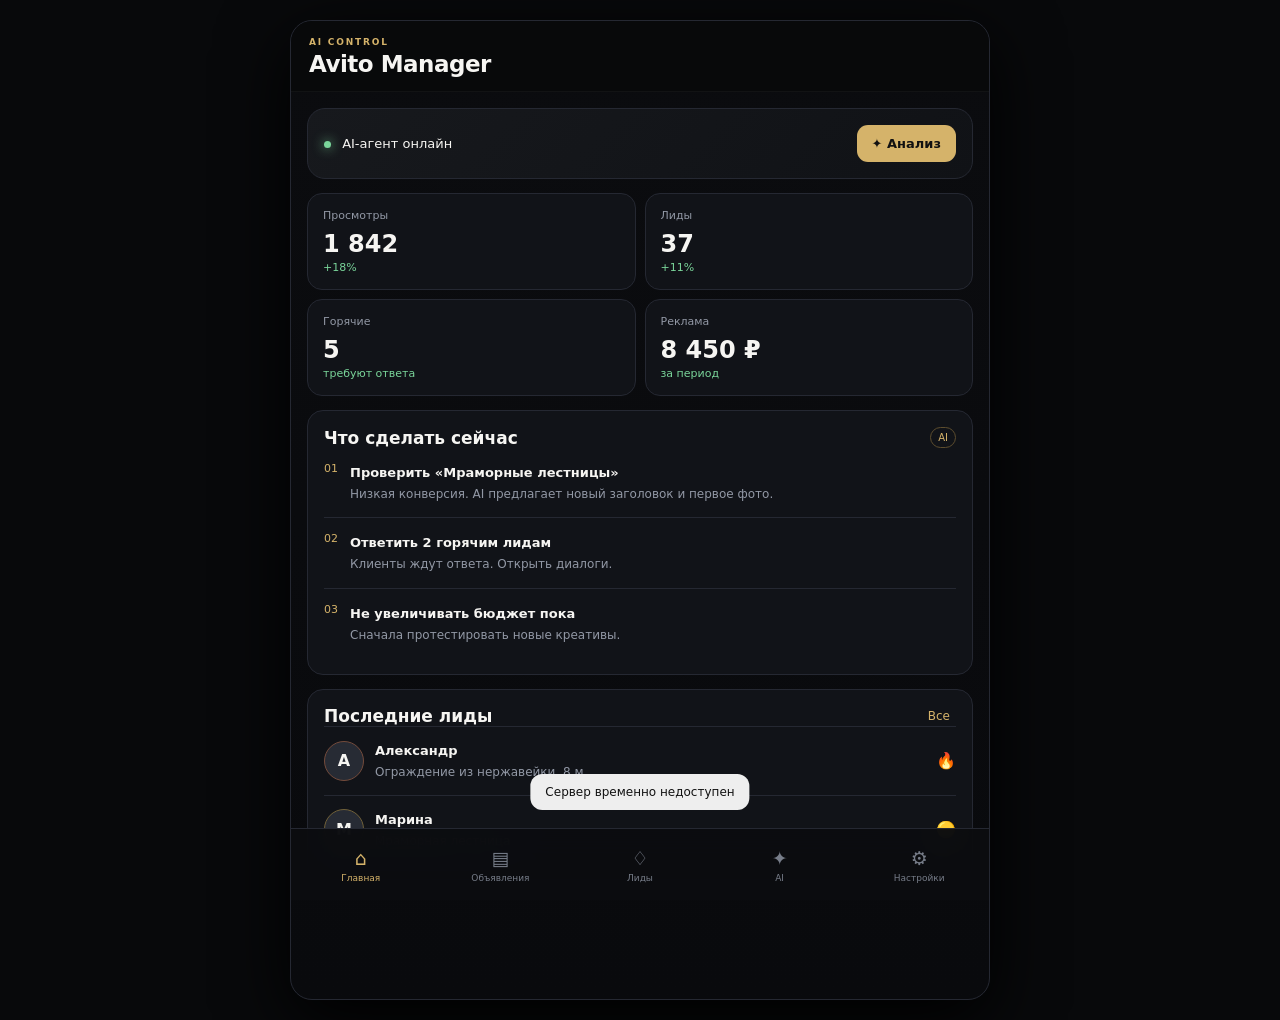
<file: index.html>
<!doctype html><html lang="ru"><head><meta charset="utf-8"><meta name="viewport" content="width=device-width,initial-scale=1,viewport-fit=cover,user-scalable=no"><meta name="theme-color" content="#0b0c0f"><meta name="apple-mobile-web-app-capable" content="yes"><meta name="apple-mobile-web-app-status-bar-style" content="black-translucent"><meta name="apple-mobile-web-app-title" content="Avito AI Manager"><link rel="manifest" href="manifest.webmanifest"><link rel="icon" href="icon.svg"><link rel="stylesheet" href="style.css"><title>Avito AI Manager</title></head><body>
<div class="app-shell">
<header class="topbar"><div><div class="eyebrow">AI CONTROL</div><h1>Avito Manager</h1></div><button id="install" class="icon-btn" hidden>＋</button></header>
<main id="content">
<section id="home" class="screen active"><div class="hero"><div><span class="status-dot"></span> AI-агент онлайн</div><button id="analyze" class="gold-btn">✦ Анализ</button></div>
<div class="kpis"><div><span>Просмотры</span><b>1 842</b><small>+18%</small></div><div><span>Лиды</span><b>37</b><small>+11%</small></div><div><span>Горячие</span><b>5</b><small>требуют ответа</small></div><div><span>Реклама</span><b>8 450 ₽</b><small>за период</small></div></div>
<div class="card"><div class="card-head"><h2>Что сделать сейчас</h2><span>AI</span></div><div id="recommendations"><article><i>01</i><div><b>Проверить «Мраморные лестницы»</b><p>Низкая конверсия. AI предлагает новый заголовок и первое фото.</p></div></article><article><i>02</i><div><b>Ответить 2 горячим лидам</b><p>Клиенты ждут ответа. Открыть диалоги.</p></div></article><article><i>03</i><div><b>Не увеличивать бюджет пока</b><p>Сначала протестировать новые креативы.</p></div></article></div></div>
<div class="card"><div class="card-head"><h2>Последние лиды</h2><button class="link" data-screen="leads">Все</button></div><div class="lead"><span class="avatar hot">А</span><div><b>Александр</b><p>Ограждение из нержавейки, 8 м</p></div><strong>🔥</strong></div><div class="lead"><span class="avatar warm">М</span><div><b>Марина</b><p>Мраморная лестница</p></div><strong>🟡</strong></div></div></section>
<section id="listings" class="screen"><div class="section-title"><div><div class="eyebrow">CONTENT</div><h2>Объявления</h2></div><button class="gold-btn">＋</button></div><div id="listing-list"></div></section>
<section id="leads" class="screen"><div class="section-title"><div><div class="eyebrow">CRM</div><h2>Лиды</h2></div></div><div class="filters"><button class="filter active">Все</button><button class="filter">🔥 Горячие</button><button class="filter">🟡 Тёплые</button></div><div class="card"><div class="lead"><span class="avatar hot">А</span><div><b>Александр</b><p>«Сколько будет стоить ограждение?»</p><small>5 мин назад</small></div><button class="round">›</button></div><div class="lead"><span class="avatar hot">И</span><div><b>Игорь</b><p>«Есть проект лестницы, отправлю?»</p><small>21 мин назад</small></div><button class="round">›</button></div><div class="lead"><span class="avatar warm">М</span><div><b>Марина</b><p>«Нужна мраморная лестница в доме»</p><small>1 ч назад</small></div><button class="round">›</button></div></div></section>
<section id="ai" class="screen"><div class="section-title"><div><div class="eyebrow">AI CENTER</div><h2>AI-агент</h2></div></div><div class="ai-hero"><div class="orb">✦</div><h3>Ваш маркетолог в телефоне</h3><p>Анализирует объявления, лиды и рекламу и предлагает следующие действия.</p><button id="runAgent" class="gold-btn wide">Запустить анализ</button></div><div class="card"><h3>Черновик ответа клиенту</h3><textarea id="clientMsg" placeholder="Вставьте сообщение клиента…"></textarea><button id="reply" class="dark-btn wide">Сгенерировать ответ</button><div id="replyOut" class="reply"></div></div></section>
<section id="settings" class="screen"><div class="section-title"><div><div class="eyebrow">SYSTEM</div><h2>Настройки</h2></div></div><div class="card settings"><div><b>Avito</b><span id="avitoStatus">Не подключён</span></div><div><b>Уведомления</b><span>Включены</span></div><div><b>Автоматические действия</b><span>Только после подтверждения</span></div><button id="connect" class="gold-btn wide">Подключить Avito</button></div></section>
</main>
<nav class="bottom-nav"><button class="nav active" data-screen="home">⌂<span>Главная</span></button><button class="nav" data-screen="listings">▤<span>Объявления</span></button><button class="nav" data-screen="leads">♢<span>Лиды</span></button><button class="nav" data-screen="ai">✦<span>AI</span></button><button class="nav" data-screen="settings">⚙<span>Настройки</span></button></nav>
</div><div id="toast" class="toast"></div><script src="app.js"></script></body></html>
</file>
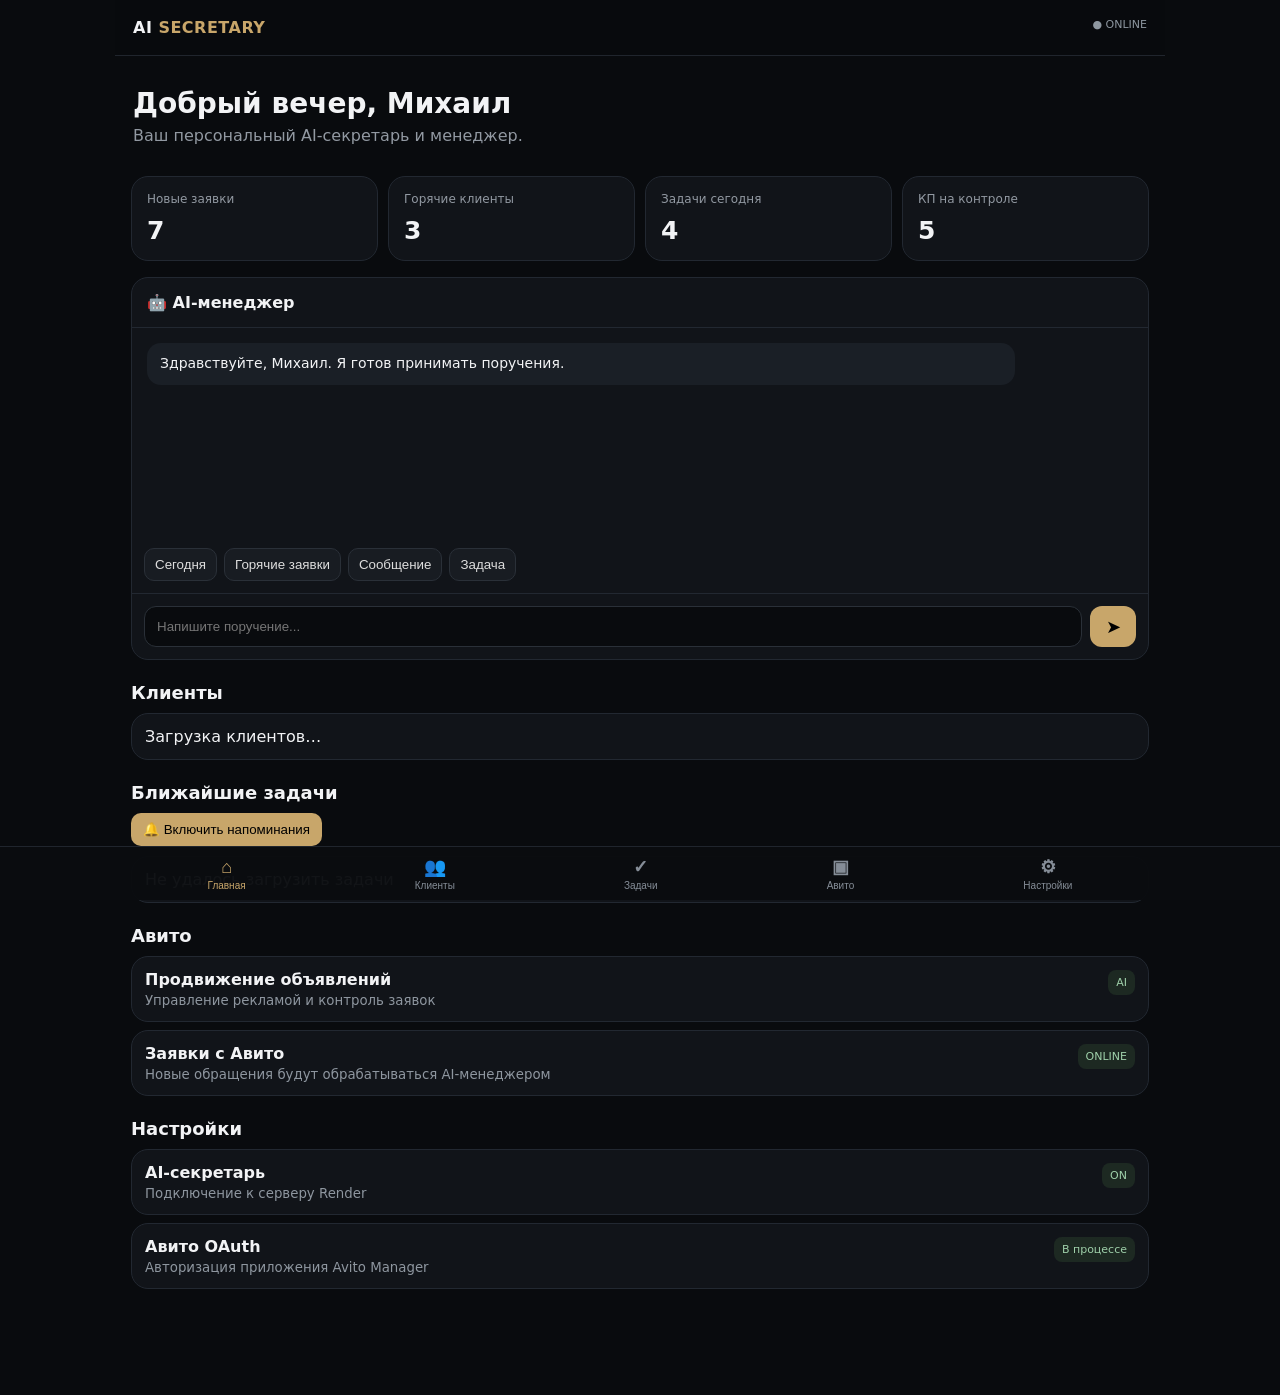
<file: secretary-v2.html>
<!doctype html><html lang="ru"><head><meta charset="utf-8"><meta name="viewport" content="width=device-width,initial-scale=1"><meta http-equiv="Cache-Control" content="no-cache,no-store,must-revalidate"><title>AI Secretary</title><style>body{margin:0;background:#090b0e;color:#fff;font-family:system-ui;text-align:center;padding-top:40vh}a{color:#c8a66a}</style></head><body><div>Загрузка AI-секретаря…</div><script>location.replace('secretary.html?v=20261003#'+(location.hash||'#top').replace('#',''))</script></body></html>
</file>
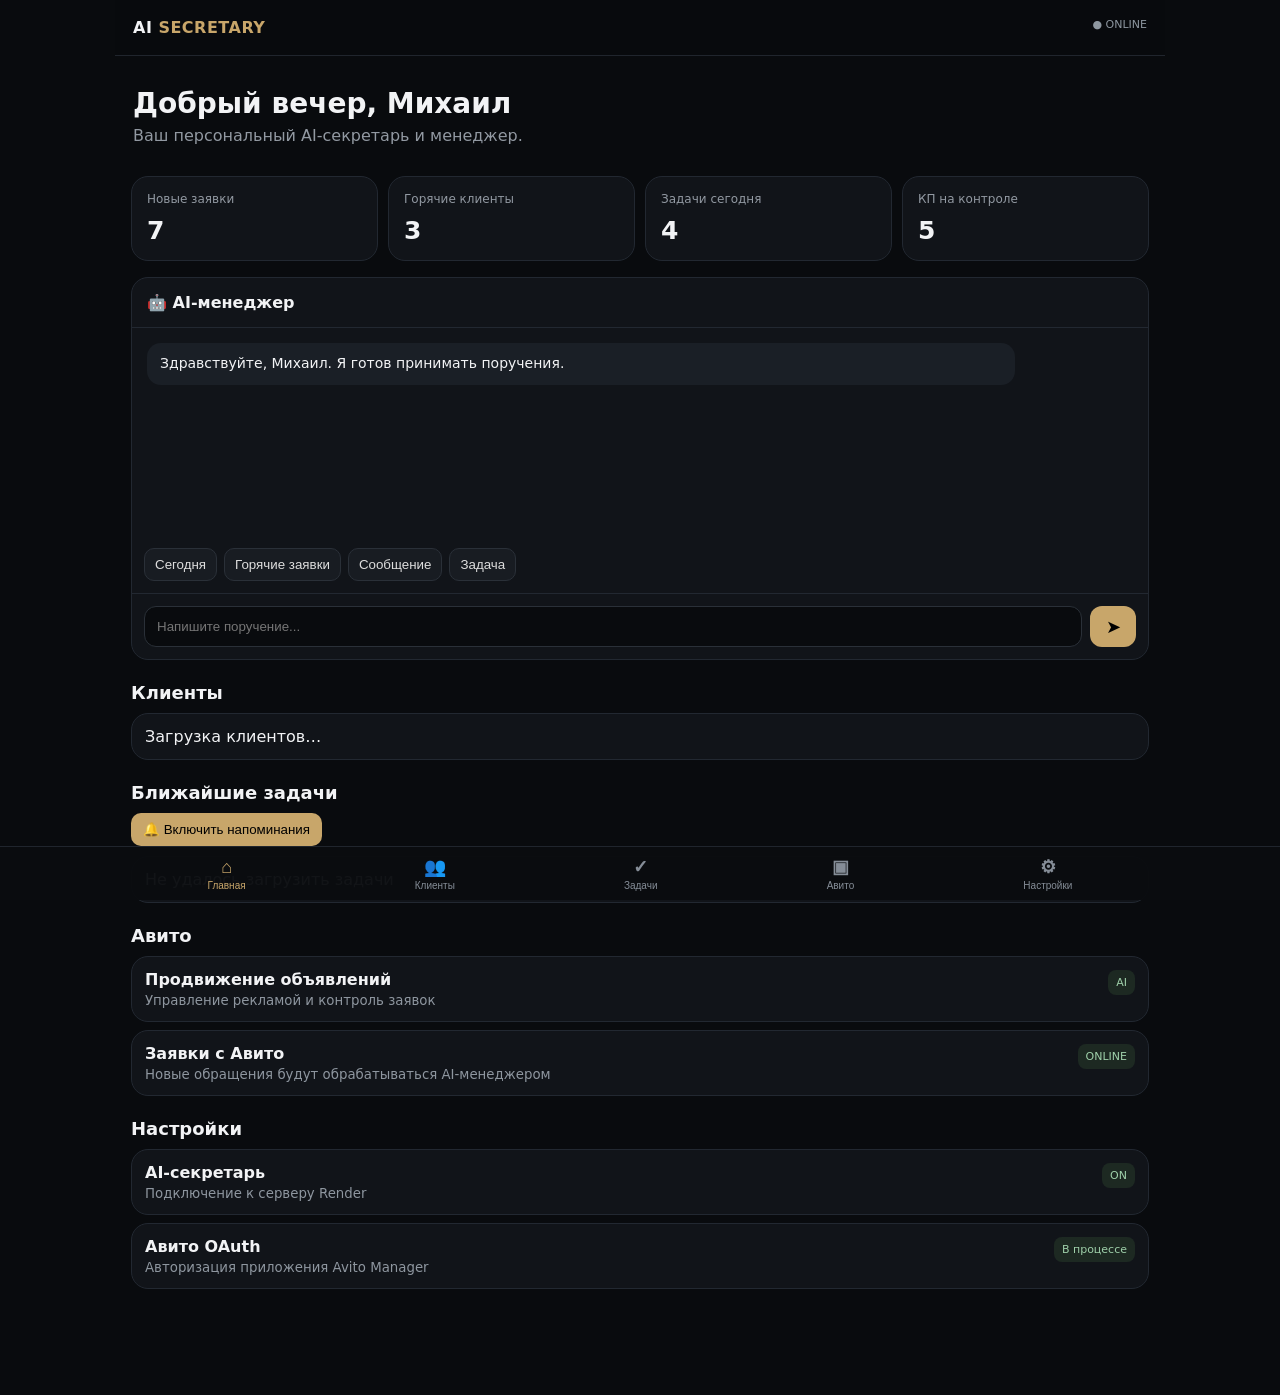
<file: secretary.html>
<!doctype html>
<html lang="ru">
<head>
<meta charset="utf-8">
<meta name="viewport" content="width=device-width,initial-scale=1">
<meta name="theme-color" content="#090b0e">
<title>AI Secretary</title>
<style>
*{box-sizing:border-box}body{margin:0;background:#090b0e;color:#f2f3f5;font-family:system-ui,-apple-system,Segoe UI,sans-serif}.app{max-width:1050px;margin:auto;padding-bottom:90px}
header{position:sticky;top:0;z-index:5;padding:18px;background:#090b0eee;backdrop-filter:blur(14px);display:flex;justify-content:space-between;border-bottom:1px solid #20252d}.brand{font-weight:800;letter-spacing:.5px}.brand i{font-style:normal;color:#c8a66a}.online{font-size:11px;color:#8d969f}
main{padding:16px}.hero{padding:15px 2px}.hero h1{margin:0 0 6px;font-size:28px}.hero p{margin:0;color:#9299a2}.grid{display:grid;grid-template-columns:repeat(4,1fr);gap:10px;margin:16px 0}.card,.chat,.row{background:#111419;border:1px solid #222831;border-radius:17px}.card{padding:15px}.label{font-size:12px;color:#9299a2}.num{font-size:25px;font-weight:800;margin-top:10px}
.chat{overflow:hidden;margin-top:12px}.chathead{padding:15px;border-bottom:1px solid #222831;font-weight:700}.messages{min-height:220px;padding:15px;display:flex;flex-direction:column;gap:10px}.msg{padding:11px 13px;border-radius:14px;max-width:88%;font-size:14px;line-height:1.4}.ai{background:#1a1f26}.me{align-self:flex-end;background:#c8a66a;color:#101010}.quick{display:flex;gap:7px;overflow:auto;padding:0 12px 12px}.quick button{white-space:nowrap;background:#181c22;color:#ddd;border:1px solid #2a3038;border-radius:10px;padding:8px 10px}.input{display:flex;gap:8px;padding:12px;border-top:1px solid #222831}.input input{min-width:0;flex:1;background:#090b0e;color:#fff;border:1px solid #2a3038;border-radius:12px;padding:12px;outline:none}.input button{border:0;background:#c8a66a;border-radius:12px;width:46px;font-size:18px}.section{margin-top:22px}.section h2{font-size:18px;margin:0 0 10px}.rows{display:grid;gap:8px}.row{padding:13px;display:flex;justify-content:space-between}.row small{display:block;color:#8e969f;margin-top:4px}.badge{font-size:11px;background:#1d2922;color:#9fd0aa;padding:6px 8px;border-radius:8px;height:max-content}
nav{position:fixed;bottom:0;left:0;right:0;background:#0b0d10f7;border-top:1px solid #20252d;z-index:10}.nav{max-width:1050px;margin:auto;display:flex;justify-content:space-around;padding:8px}.nav button,.nav a{background:none;border:0;color:#858d97;font-size:10px;text-decoration:none;text-align:center}.nav button b,.nav a b{display:block;font-size:18px;margin-bottom:2px}.nav button.active,.nav a.active{color:#c8a66a}

@media(max-width:650px){.grid{grid-template-columns:repeat(2,1fr)}.hero h1{font-size:26px}}
</style>
</head>
<body><div class="app">
<header><div class="brand">AI <i>SECRETARY</i></div><div class="online">● ONLINE</div></header>
<main><div class="hero"><h1>Добрый вечер, Михаил</h1><p>Ваш персональный AI-секретарь и менеджер.</p></div>
<div class="grid"><div class="card"><div class="label">Новые заявки</div><div class="num">7</div></div><div class="card"><div class="label">Горячие клиенты</div><div class="num">3</div></div><div class="card"><div class="label">Задачи сегодня</div><div class="num">4</div></div><div class="card"><div class="label">КП на контроле</div><div class="num">5</div></div></div>
<div class="chat"><div class="chathead">🤖 AI-менеджер</div><div class="messages" id="messages"><div class="msg ai">Здравствуйте, Михаил. Я готов принимать поручения.</div></div>
<div class="quick"><button onclick="ask('Что у меня сегодня?')">Сегодня</button><button onclick="ask('Покажи горячие заявки')">Горячие заявки</button><button onclick="ask('Подготовь сообщение клиенту')">Сообщение</button><button onclick="ask('Создай задачу')">Задача</button></div>
<div class="input"><input id="inp" placeholder="Напишите поручение..."><button onclick="send()">➤</button></div></div>
<div class="section" id="clientsSection"><h2>Клиенты</h2><div class="rows" id="clients"><div class="row"><div>Загрузка клиентов…</div></div></div></div>
<div class="section" id="tasksSection"><h2>Ближайшие задачи</h2><button onclick="enableReminders()" style="margin:0 0 10px;background:#c8a66a;border:0;border-radius:10px;padding:9px 12px">🔔 Включить напоминания</button><div class="rows" id="tasks"><div class="row"><div>Загрузка задач…</div></div></div></div>
<div class="section" id="avitoSection"><h2>Авито</h2><div class="rows">
<div class="row"><div><b>Продвижение объявлений</b><small>Управление рекламой и контроль заявок</small></div><span class="badge">AI</span></div>
<div class="row"><div><b>Заявки с Авито</b><small>Новые обращения будут обрабатываться AI-менеджером</small></div><span class="badge">ONLINE</span></div>
</div></div>
<div class="section" id="settingsSection"><h2>Настройки</h2><div class="rows">
<div class="row"><div><b>AI-секретарь</b><small>Подключение к серверу Render</small></div><span class="badge">ON</span></div>
<div class="row"><div><b>Авито OAuth</b><small>Авторизация приложения Avito Manager</small></div><span class="badge">В процессе</span></div>
</div></div>
</main></div><nav><div class="nav">
<button class="active" onclick="showPage('home',this)"><b>⌂</b>Главная</button>
<button onclick="showPage('clients',this)"><b>👥</b>Клиенты</button>
<button onclick="showPage('tasks',this)"><b>✓</b>Задачи</button>
<button onclick="showPage('avito',this)"><b>▣</b>Авито</button>
<button onclick="showPage('settings',this)"><b>⚙</b>Настройки</button>
</div></nav>
<script>
const box=document.getElementById('messages'),inp=document.getElementById('inp');
let history=[];
function add(t,c){const d=document.createElement('div');d.className='msg '+c;d.textContent=t;box.appendChild(d);box.scrollTop=box.scrollHeight}
function ask(t){inp.value=t;send()}
async function send(){
 const t=inp.value.trim(); if(!t)return;
 add(t,'me'); inp.value='';
 const typing=document.createElement('div'); typing.className='msg ai'; typing.textContent='Печатает…'; box.appendChild(typing);
 try{
   const r=await fetch('https://avito-manager-server.onrender.com/api/secretary/chat',{
     method:'POST',headers:{'Content-Type':'application/json'},
     body:JSON.stringify({message:t,history})
   });
   const data=await r.json(); typing.remove();
   const answer=data.answer||data.error||'Не удалось получить ответ.';
   add(answer,'ai');
   if(data.type==='task' && data.task){
     renderTasks([data.task]);
     await loadTasks();
   }
   history.push({role:'user',content:t},{role:'assistant',content:answer});
   if(history.length>24) history=history.slice(-24);
 }catch(e){typing.remove();add('Не удалось связаться с сервером. Проверь, что сервер запущен на Render.','ai')}
}
inp.addEventListener('keydown',e=>{if(e.key==='Enter')send()});
function renderTasks(tasks){
 const el=document.getElementById('tasks');
 if(!tasks||!tasks.length){
   el.innerHTML='<div class="row"><div>Задач пока нет</div></div>';
   return;
 }
 el.innerHTML=tasks.slice(-8).reverse().map(t=>{
   const when=[t.dueDate,t.dueTime].filter(Boolean).join(' · ');
   return '<div class="row"><div>'+escapeHtml(t.title)+'<small>'+escapeHtml(when||'Без срока')+'</small></div><span class="badge">'+escapeHtml(t.priority||'задача')+'</span></div>';
 }).join('');
}
async function loadTasks(){
 try{
  const r=await fetch('https://avito-manager-server.onrender.com/api/secretary/tasks?ts='+Date.now(),{cache:'no-store'});
  const d=await r.json();
  renderTasks(d.tasks||[]);
 }catch(e){
  document.getElementById('tasks').innerHTML='<div class="row"><div>Не удалось загрузить задачи</div></div>';
 }
}
function escapeHtml(s){return String(s).replace(/[&<>'"]/g,c=>({'&':'&amp;','<':'&lt;','>':'&gt;',"'":'&#39;','\\"':'&quot;'}[c]));}
loadTasks();
let reminderTimer=null;
const remindedTasks=new Set(JSON.parse(localStorage.getItem('remindedTasks')||'[]'));

async function enableReminders(){
  if(!('Notification' in window)){ alert('Этот браузер не поддерживает уведомления.'); return; }
  const permission=await Notification.requestPermission();
  if(permission==='granted'){
    alert('Напоминания включены. Страница будет проверять задачи каждую минуту.');
    checkReminders();
    if(!reminderTimer) reminderTimer=setInterval(checkReminders,60000);
  }else{
    alert('Уведомления не разрешены в браузере.');
  }
}
async function checkReminders(){
  try{
    const r=await fetch('https://avito-manager-server.onrender.com/api/secretary/tasks?ts='+Date.now(),{cache:'no-store'});
    const d=await r.json();
    const now=new Date();
    (d.tasks||[]).forEach(t=>{
      if(t.status==='done'||!t.dueDate||!t.dueTime||remindedTasks.has(String(t.id))) return;
      const due=new Date(t.dueDate+'T'+t.dueTime+':00');
      if(now>=due){
        if(Notification.permission==='granted'){
          new Notification('AI-секретарь', {body:t.title});
        }
        remindedTasks.add(String(t.id));
        localStorage.setItem('remindedTasks',JSON.stringify([...remindedTasks].slice(-100)));
      }
    });
  }catch(e){}
}
if('Notification' in window && Notification.permission==='granted'){
  checkReminders();
  reminderTimer=setInterval(checkReminders,60000);
}
function hidePages(){ ['clientsSection','tasksSection','avitoSection','settingsSection'].forEach(id=>{const e=document.getElementById(id);e.style.display='none';});}
function showPage(page,btn){
 document.querySelectorAll('.nav button').forEach(b=>b.classList.remove('active'));
 btn.classList.add('active');
 hidePages();
 if(page==='home'){window.scrollTo({top:0,behavior:'smooth'});return;}
 const map={clients:'clientsSection',tasks:'tasksSection',avito:'avitoSection',settings:'settingsSection'};
 const sec=document.getElementById(map[page]);
 sec.style.display='block';
 if(page==='clients') loadClients();
 if(page==='tasks') loadTasks();
 sec.scrollIntoView({behavior:'smooth',block:'start'});
}
async function loadClients(){
 try{
  const r=await fetch('https://avito-manager-server.onrender.com/api/secretary/clients');
  const d=await r.json(); const el=document.getElementById('clients');
  if(!d.clients||!d.clients.length){el.innerHTML='<div class="row"><div>Клиентов пока нет</div></div>';return}
  el.innerHTML=d.clients.slice().reverse().map(c=>'<div class="row"><div>'+escapeHtml(c.name)+'<small>'+escapeHtml([c.phone,c.object,c.source].filter(Boolean).join(' · '))+'</small></div><span class="badge">'+escapeHtml(c.stage||'Новый')+'</span></div>').join('');
 }catch(e){document.getElementById('clients').innerHTML='<div class="row"><div>Не удалось загрузить клиентов</div></div>'}
}
async function showClients(){
 const sec=document.getElementById('clientsSection'); sec.style.display='block'; loadClients();
 try{const r=await fetch('https://avito-manager-server.onrender.com/api/secretary/clients');const d=await r.json();const el=document.getElementById('clients');
 if(!d.clients.length){el.innerHTML='<div class="row"><div>Клиентов пока нет</div></div>';return}
 el.innerHTML=d.clients.slice().reverse().map(c=>'<div class="row"><div>'+escapeHtml(c.name)+'<small>'+escapeHtml([c.phone,c.object,c.source].filter(Boolean).join(' · '))+'</small></div><span class="badge">'+escapeHtml(c.stage)+'</span></div>').join('');
 }catch(e){document.getElementById('clients').innerHTML='<div class="row"><div>Не удалось загрузить клиентов</div></div>'}
}
</script></body></html>
</file>
<file: style.css>
:root{--bg:#08090b;--panel:#111318;--panel2:#17191f;--line:#252832;--text:#f6f5f2;--muted:#9298a5;--gold:#d5b36a;--green:#7ad59a}*{box-sizing:border-box}html,body{margin:0;background:var(--bg);color:var(--text);font-family:Inter,system-ui,-apple-system,BlinkMacSystemFont,"Segoe UI",sans-serif;min-height:100%;-webkit-tap-highlight-color:transparent}body{padding-bottom:env(safe-area-inset-bottom)}button,textarea{font:inherit}button{border:0;color:inherit}button:active{transform:scale(.98)}.app-shell{width:100%;max-width:700px;margin:auto;min-height:100dvh;background:linear-gradient(180deg,#0b0c0f 0,#090a0d 100%)}.topbar{position:sticky;top:0;z-index:5;padding:calc(16px + env(safe-area-inset-top)) 18px 14px;background:rgba(8,9,11,.9);backdrop-filter:blur(16px);display:flex;justify-content:space-between;align-items:center;border-bottom:1px solid rgba(255,255,255,.04)}h1{font-size:23px;margin:4px 0 0;letter-spacing:-.5px}.eyebrow{font-size:9px;letter-spacing:1.8px;color:var(--gold);font-weight:700}.icon-btn{width:40px;height:40px;border-radius:12px;background:var(--panel2);font-size:22px}.screen{display:none;padding:16px 16px 105px}.screen.active{display:block}.hero{display:flex;justify-content:space-between;align-items:center;background:linear-gradient(135deg,#17191d,#101216);border:1px solid var(--line);border-radius:18px;padding:16px;margin-bottom:14px;font-size:13px}.status-dot{display:inline-block;width:7px;height:7px;background:var(--green);border-radius:50%;margin-right:7px;box-shadow:0 0 12px var(--green)}.gold-btn,.dark-btn{border-radius:11px;padding:11px 15px;font-weight:800}.gold-btn{background:var(--gold);color:#111}.dark-btn{background:#22262e;color:#fff}.wide{width:100%}.kpis{display:grid;grid-template-columns:1fr 1fr;gap:9px;margin-bottom:14px}.kpis>div{background:var(--panel);border:1px solid var(--line);border-radius:15px;padding:15px}.kpis span,.kpis small{display:block;color:var(--muted);font-size:11px}.kpis b{display:block;font-size:24px;margin:8px 0 3px}.kpis small{color:var(--green)}.card{background:var(--panel);border:1px solid var(--line);border-radius:16px;padding:16px;margin-bottom:14px}.card-head,.section-title{display:flex;align-items:center;justify-content:space-between}.card h2,.section-title h2{font-size:17px;margin:0}.card-head>span{font-size:10px;color:var(--gold);border:1px solid #5d4d2e;border-radius:20px;padding:4px 7px}.card article{display:flex;gap:12px;padding:14px 0;border-top:1px solid var(--line)}.card article:first-child{border-top:0}.card article i{font-style:normal;color:var(--gold);font-size:11px}.card article b{font-size:13px}.card p{color:var(--muted);font-size:12px;line-height:1.45;margin:5px 0 0}.link{background:none;color:var(--gold);font-size:12px}.lead{display:flex;align-items:center;gap:11px;padding:13px 0;border-top:1px solid var(--line)}.lead:first-of-type{border-top:0}.avatar{width:40px;height:40px;border-radius:50%;display:grid;place-items:center;background:#272b34;font-weight:800}.avatar.hot{border:1px solid #744b3b}.avatar.warm{border:1px solid #716139}.lead div:nth-child(2){flex:1}.lead b{font-size:13px}.lead small{color:var(--muted);font-size:10px}.section-title{margin:2px 2px 18px}.filters{display:flex;gap:7px;overflow:auto;margin-bottom:12px}.filter{white-space:nowrap;background:var(--panel);border:1px solid var(--line);padding:9px 12px;border-radius:20px;color:var(--muted);font-size:12px}.filter.active{color:#111;background:var(--gold)}.listing{background:var(--panel);border:1px solid var(--line);border-radius:15px;padding:15px;margin-bottom:9px}.listing h3{font-size:14px;margin:0 0 9px}.listing-meta{display:flex;gap:12px;color:var(--muted);font-size:11px}.bar{height:4px;background:#252932;border-radius:4px;margin-top:13px;overflow:hidden}.bar span{display:block;height:100%;background:var(--gold);border-radius:4px}.ai-hero{text-align:center;padding:27px 18px;background:radial-gradient(circle at 50% 10%,#2b2518 0,#111318 48%);border:1px solid var(--line);border-radius:18px;margin-bottom:14px}.orb{width:64px;height:64px;margin:0 auto 14px;border-radius:50%;display:grid;place-items:center;background:#201c15;border:1px solid #6a5630;color:var(--gold);font-size:28px}.ai-hero h3{margin:0;font-size:19px}.ai-hero p{color:var(--muted);font-size:12px;line-height:1.5}.textarea,textarea{width:100%;min-height:105px;background:#0b0d10;border:1px solid var(--line);border-radius:11px;color:#fff;padding:12px;outline:none;resize:none;margin:12px 0}.reply{display:none;background:#0b0d10;border-radius:11px;padding:12px;margin-top:10px;font-size:12px;line-height:1.5}.settings>div{padding:15px 0;border-bottom:1px solid var(--line);display:flex;justify-content:space-between;gap:15px}.settings span{color:var(--muted);text-align:right;font-size:12px}.settings .wide{margin-top:15px}.round{width:34px;height:34px;border-radius:50%;background:#20242b}.bottom-nav{position:fixed;z-index:10;bottom:0;left:0;right:0;margin:auto;max-width:700px;height:72px;padding-bottom:env(safe-area-inset-bottom);background:rgba(12,13,16,.96);backdrop-filter:blur(18px);border-top:1px solid var(--line);display:grid;grid-template-columns:repeat(5,1fr)}.nav{background:none;color:#777d89;font-size:19px;display:flex;flex-direction:column;align-items:center;justify-content:center;gap:4px}.nav span{font-size:9px}.nav.active{color:var(--gold)}.toast{position:fixed;z-index:20;left:50%;bottom:90px;transform:translate(-50%,20px);opacity:0;background:#eee;color:#111;padding:11px 15px;border-radius:12px;font-size:12px;transition:.25s;pointer-events:none}.toast.show{opacity:1;transform:translate(-50%,0)}@media(min-width:701px){body{padding:20px}.app-shell{border:1px solid var(--line);border-radius:22px;overflow:hidden;box-shadow:0 20px 70px #000}.bottom-nav{border-left:1px solid var(--line);border-right:1px solid var(--line)}}
</file>
